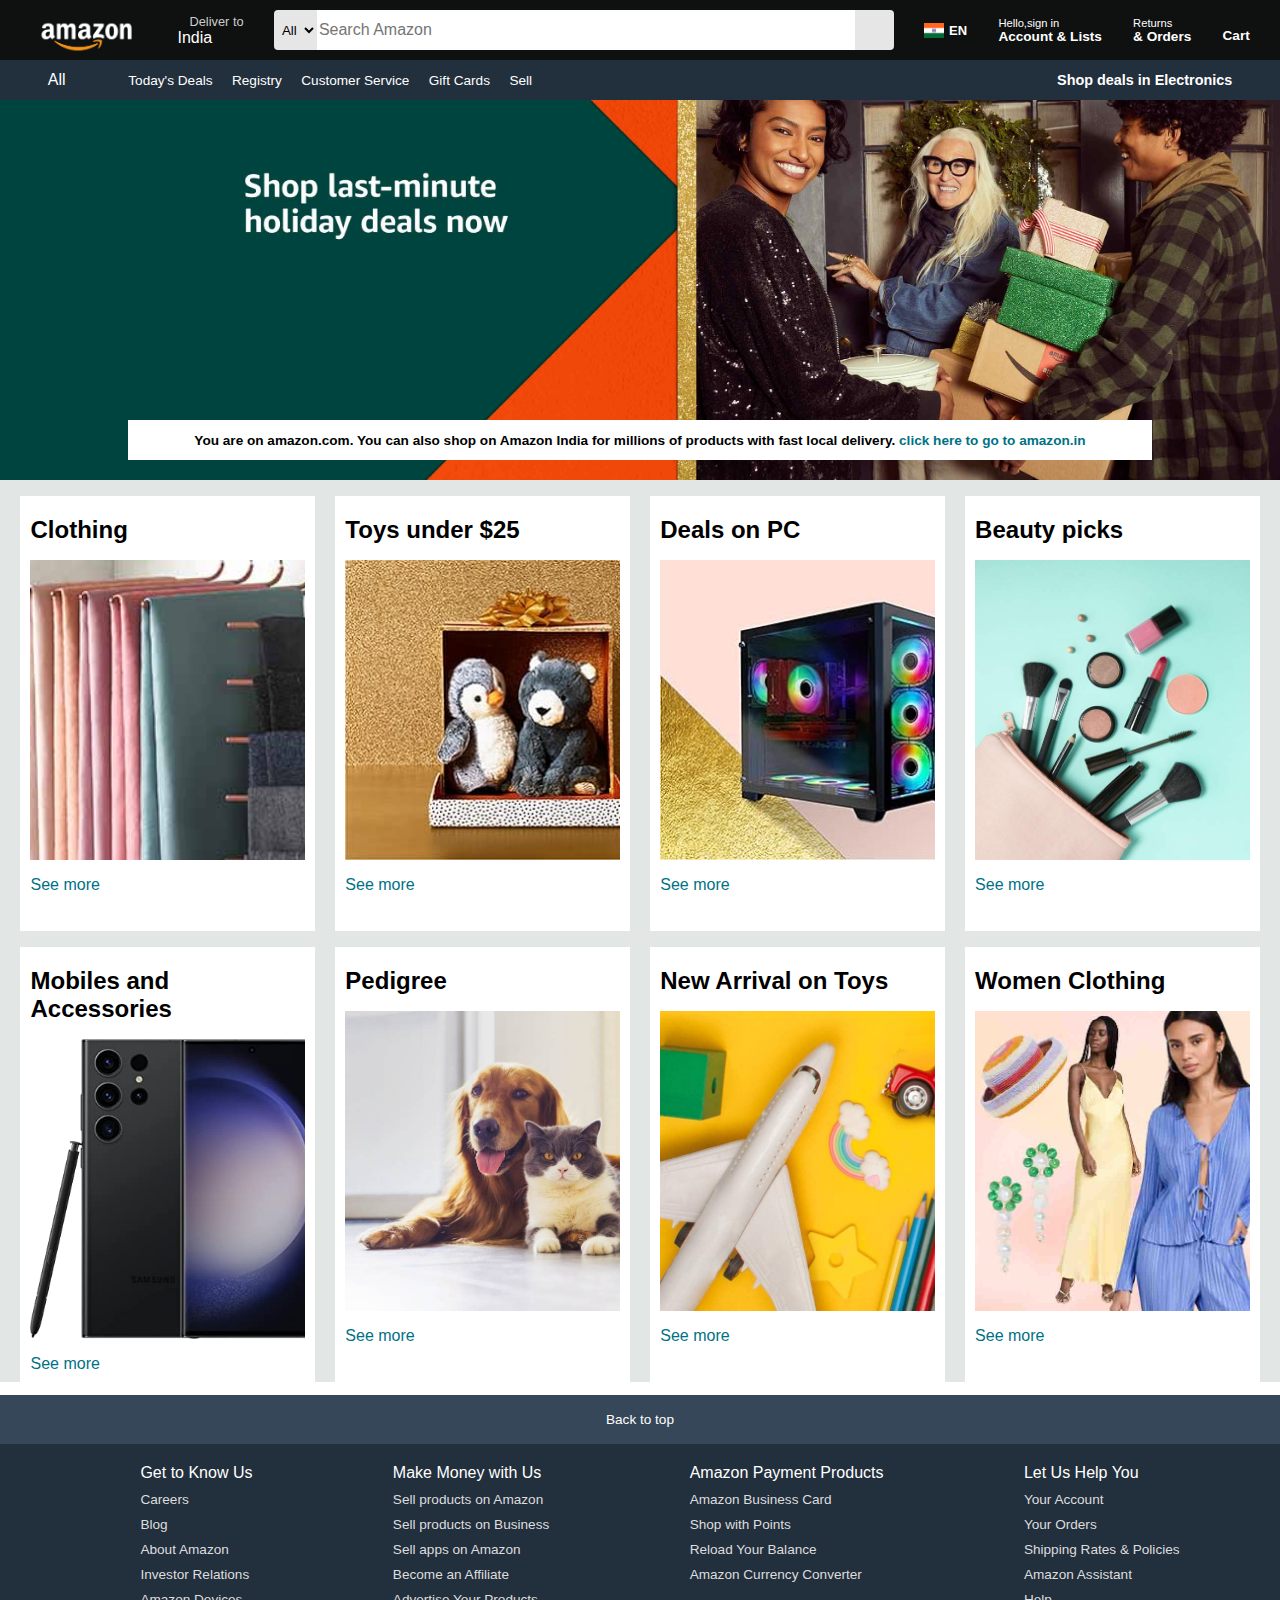
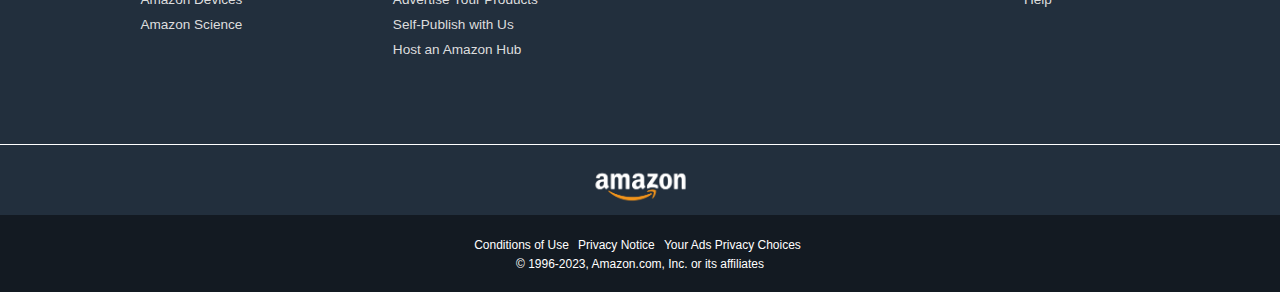
<file: index.html>
<!DOCTYPE html>
<html lang="en">
<head>
    <meta charset="UTF-8">
    <meta name="viewport" content="width=device-width, initial-scale=1.0">
    <title>Amazon</title>
    <link rel="icon" type="imagae/jpg" href="images/favicon.png">
    <link rel="stylesheet" href="https://cdnjs.cloudflare.com/ajax/libs/font-awesome/6.5.1/css/all.min.css" integrity="sha512-DTOQO9RWCH3ppGqcWaEA1BIZOC6xxalwEsw9c2QQeAIftl+Vegovlnee1c9QX4TctnWMn13TZye+giMm8e2LwA==" crossorigin="anonymous" referrerpolicy="no-referrer" />
    <link rel="stylesheet" href="style.css">
</head>
<body>
    <header>
        <div class="nav">
            <div class="nav-logo border">
                <div class="logo">
                </div>
            </div>

            <div class="address border">
                <p class="add-first">Deliver to</p>
                <div class="add-icon ">
                    <i class="fa-solid fa-location-dot"></i>
                    <p class="add-second">India</p>
                </div>
            </div>

            <div class="nav-search">
                <select class="search-select">
                    <option >All</option>
                </select>
                <input placeholder="Search Amazon"  class="search-box">
                <div class="search-icon">
                    <i class="fa-solid fa-magnifying-glass"></i>
                </div>
            </div>
            <div class="lang border">
                <a href="lang.html">
                <img src="images/india flag.png" alt="" width="20px" height="15px">
                <p>EN</p></a>
            </div>
            <div class="nav-signin border" >
                <a href="signin.html" style="color: white;">
                    <p class="nav-1">Hello,sign in</p>
                <p class="nav-2">Account & Lists</p>
                </a>
            </div>

            <div class="nav-return border">
                <p class="nav-1">Returns</p>
                <p class="nav-2">& Orders</p>
            </div>
            <div class="nav-cart-icon border">
                <i class="fa-solid fa-cart-shopping"></i>
                Cart
            </div>
        </div>
        <div class="panel">
            <div class="panel-all">
                <i class="fa-solid fa-bars"></i>
                All
            </div>
            <div class="panel-options">
            <p>Today's Deals</p>
            <p>Registry</p>
            <p>Customer Service</p>
            <p>Gift Cards</p>
            <p>Sell</p>
            </div>
            <div class="panel-deals">
                Shop deals in Electronics
            </div>    
        </div>
    </header>
    <div class="hero-section">
        <div class="hero-msg">
            <p>You are on amazon.com. You can also shop on Amazon India for millions of products with fast local delivery. <a href="https://www.amazon.in/">click here to go to amazon.in</a> </p>
        </div>
    </div>
    <div class="content">
        <div class="box1 box" >
            <div class="box-content">
                <h2>Clothing</h2>
            <div class="box-img" style="background-image: url(images/box1.jpg);"></div>
            <p>See more</p>
            </div>
        </div>
        <div class="box2 box"> 
            <div class="box-content">
                <h2>Toys under $25</h2>
                <div class="box-img" style="background-image: url(images/box2.jpg);"></div>
                <p>See more</p>
            </div>
        </div>
        <div class="box3 box">
            <div class="box-content">
                <h2>Deals on PC</h2>
                <div class="box-img" style="background-image: url(images/box3.jpg);"></div>
                <p>See more</p>
            </div>
        </div>
        <div class="box4 box">
            <div class="box-content">
                <h2>Beauty picks</h2>
                <div class="box-img" style="background-image: url(images/box4.jpg);"></div>
                <p>See more</p>
            </div>
        </div>
        <div class="box5 box" >
            <div class="box-content">
                <h2>Mobiles and Accessories</h2>
            <div class="box-img" style="background-image: url(images/box5.jpg);"></div>
            <p>See more</p>
            </div>
        </div>
        <div class="box6 box">
            <div class="box-content">
                <h2>Pedigree</h2>
                <div class="box-img" style="background-image: url(images/box6.jpg);"></div>
                <p>See more</p>
            </div>
        </div>
        <div class="box7 box">
            <div class="box-content">
                <h2>New Arrival on Toys</h2>
                <div class="box-img" style="background-image: url(images/box7.jpg);"></div>
                <p>See more</p>
            </div>
        </div>
        <div class="box8 box">
            <div class="box-content">
                <h2>Women Clothing</h2>
                <div class="box-img" style="background-image: url(images/box8.jpg);"></div>
                <p>See more</p>
            </div>
        </div>
    </div>
    <footer>
        <div class="foot-panel1">
            Back to top
        </div>
        <div class="foot-panel2">
            <ul>
                <p>Get to Know Us</p>
                <a>Careers</a>
                <a>Blog</a>
                <a>About Amazon</a>
                <a>Investor Relations</a>
                <a>Amazon Devices</a>
                <a>Amazon Science</a>
            </ul>
            <ul>
                <p>Make Money with Us</p>
                <a>Sell products on Amazon</a>
                <a>Sell products on Business</a>
                <a>Sell apps on Amazon</a>
                <a>Become an Affiliate</a>
                <a>Advertise Your Products</a>
                <a>Self-Publish with Us</a>
                <a>Host an Amazon Hub</a>
            </ul>
            <ul>
                <p>Amazon Payment Products</p>
                <a>Amazon Business Card</a>
                <a>Shop with Points</a>
                <a>Reload Your Balance</a>
                <a>Amazon Currency Converter</a>
            </ul>
            <ul>
                <p>Let Us Help You</p>
                <a>Your Account</a>
                <a>Your Orders</a>
                <a>Shipping Rates & Policies</a>
                <a>Amazon Assistant</a>
                <a>Help</a>
            </ul>
        </div>  
        <div class="foot-panel3">
            <div class="nav-logo ">
                <div class="logo">
                </div>
            </div>
        </div>
        <div class="foot-panel4">
            <div class="conditions">
                <a href="">Conditions of Use</a>
                <a href="">Privacy Notice</a>
                <a href="">Your Ads Privacy Choices</a>
            </div>
            <div>
                <p>© 1996-2023, Amazon.com, Inc. or its affiliates</p>
            </div>    
        </div>
    </footer>
</body>
</html>
</file>
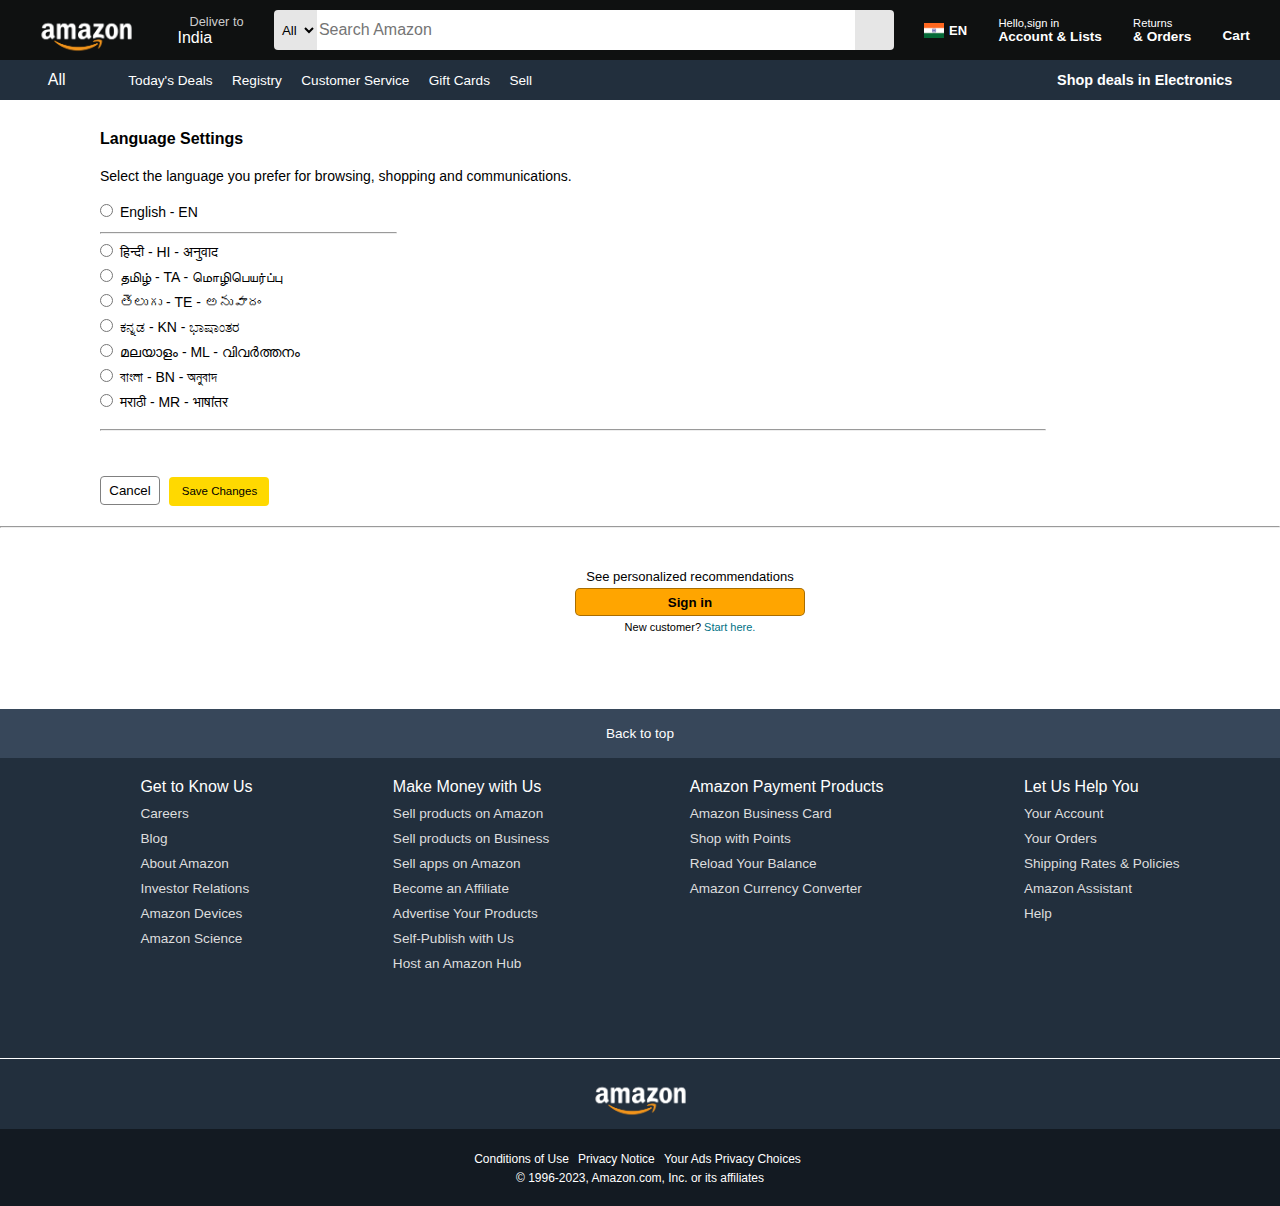
<file: lang.html>
<!DOCTYPE html>
<html lang="en">
<head>
    <meta charset="UTF-8">
    <meta name="viewport" content="width=device-width, initial-scale=1.0">
    <title>Change language settings</title>
    <link rel="stylesheet" href="https://cdnjs.cloudflare.com/ajax/libs/font-awesome/6.5.1/css/all.min.css" integrity="sha512-DTOQO9RWCH3ppGqcWaEA1BIZOC6xxalwEsw9c2QQeAIftl+Vegovlnee1c9QX4TctnWMn13TZye+giMm8e2LwA==" crossorigin="anonymous" referrerpolicy="no-referrer" />
    <link rel="stylesheet" href="style.css">
    <link rel="stylesheet" href="lang.css">
</head>
<body>
    <header>
        <div class="nav">
            <div class="nav-logo border">
                <div class="logo">
                </div>
            </div>

            <div class="address border">
                <p class="add-first">Deliver to</p>
                <div class="add-icon ">
                    <i class="fa-solid fa-location-dot"></i>
                    <p class="add-second">India</p>
                </div>
            </div>

            <div class="nav-search">
                <select class="search-select">
                    <option >All</option>
                </select>
                <input placeholder="Search Amazon"  class="search-box">
                <div class="search-icon">
                    <i class="fa-solid fa-magnifying-glass"></i>
                </div>
            </div>
            <div class="lang border">
                <a href="lang.html">
                <img src="images/india flag.png" alt="" width="20px" height="15px">
                <p>EN</p></a>
            </div>

            <div class="nav-signin border" >
                <a href="signin.html" style="color: white
                ;">
                    <p class="nav-1">Hello,sign in</p>
                <p class="nav-2">Account & Lists</p>
                </a>
            </div>

            <div class="nav-return border">
                <p class="nav-1">Returns</p>
                <p class="nav-2">& Orders</p>
            </div>
            <div class="nav-cart-icon border">
                <i class="fa-solid fa-cart-shopping"></i>
                Cart
            </div>
        </div>
        <div class="panel">
            <div class="panel-all">
                <i class="fa-solid fa-bars"></i>
                All
            </div>
            <div class="panel-options">
            <p>Today's Deals</p>
            <p>Registry</p>
            <p>Customer Service</p>
            <p>Gift Cards</p>
            <p>Sell</p>
            </div>
            <div class="panel-deals">
                Shop deals in Electronics
            </div>    
        </div>
    </header>
    <div class="change-lang">
        <div class="fu">
            <h3>Language Settings</h3>
        <p>Select the language you prefer for browsing, shopping and communications.</p>
        <div class="rb">
            <label ><input type="radio" name="lang">English - EN</label>
            <hr style="margin-top: 3px; margin-bottom: 10px; width: 25%;">
            <label ><input type="radio" name="lang">हिन्दी - HI - अनुवाद</label>
            <label ><input type="radio" name="lang">தமிழ் - TA - மொழிபெயர்ப்பு</label>
            <label ><input type="radio" name="lang">తెలుగు - TE - అనువాదం</label>
            <label ><input type="radio" name="lang">ಕನ್ನಡ - KN - ಭಾಷಾಂತರ</label>
            <label ><input type="radio" name="lang">മലയാളം - ML - വിവർത്തനം</label>
            <label ><input type="radio" name="lang">বাংলা - BN - অনুবাদ</label>
            <label ><input type="radio" name="lang">मराठी - MR - भाषांतर</label>
            <hr style="margin-top: 10px; margin-bottom: 45px; width: 80%;">
        </div>
        </div>
        <div class="but">
            <button style="background-color: white; border-radius: 4px; border: 1px solid grey; height: 29px; width: 60px; ">Cancel</button>
            <button style="background-color: rgb(255, 217, 0); border-radius: 4px; border: 1px none black; height: 29px; width: 100px; font-size: 11.5px;
            margin-left: 5px;">Save Changes</button>
            <hr style="margin-top: 20px; margin-bottom: 10px; margin-left: -100px; color: gray;">

        </div>
        <div class="sinpage">
            <p>See personalized recommendations</p>
            <button><a href="signin.html" style="color: black; text-decoration: none;">Sign in</a></button>
            <p id="p">New customer? <a href="#">Start here.</a></p>
        </div>
    </div>
    <footer>
        <div class="foot-panel1">
           <a href="#" style="color: white;"> Back to top</a>
        </div>
        <div class="foot-panel2">
            <ul>
                <p>Get to Know Us</p>
                <a>Careers</a>
                <a>Blog</a>
                <a>About Amazon</a>
                <a>Investor Relations</a>
                <a>Amazon Devices</a>
                <a>Amazon Science</a>
            </ul>
            <ul>
                <p>Make Money with Us</p>
                <a>Sell products on Amazon</a>
                <a>Sell products on Business</a>
                <a>Sell apps on Amazon</a>
                <a>Become an Affiliate</a>
                <a>Advertise Your Products</a>
                <a>Self-Publish with Us</a>
                <a>Host an Amazon Hub</a>
            </ul>
            <ul>
                <p>Amazon Payment Products</p>
                <a>Amazon Business Card</a>
                <a>Shop with Points</a>
                <a>Reload Your Balance</a>
                <a>Amazon Currency Converter</a>
            </ul>
            <ul>
                <p>Let Us Help You</p>
                <a>Your Account</a>
                <a>Your Orders</a>
                <a>Shipping Rates & Policies</a>
                <a>Amazon Assistant</a>
                <a>Help</a>
            </ul>
        </div>  
        <div class="foot-panel3">
            <div class="nav-logo ">
                <div class="logo">
                </div>
            </div>
        </div>
        <div class="foot-panel4">
            <div class="conditions">
                <a href="">Conditions of Use</a>
                <a href="">Privacy Notice</a>
                <a href="">Your Ads Privacy Choices</a>
            </div>
            <div>
                <p>© 1996-2023, Amazon.com, Inc. or its affiliates</p>
            </div>    
        </div>
    </footer>
</body>
</html>
</file>
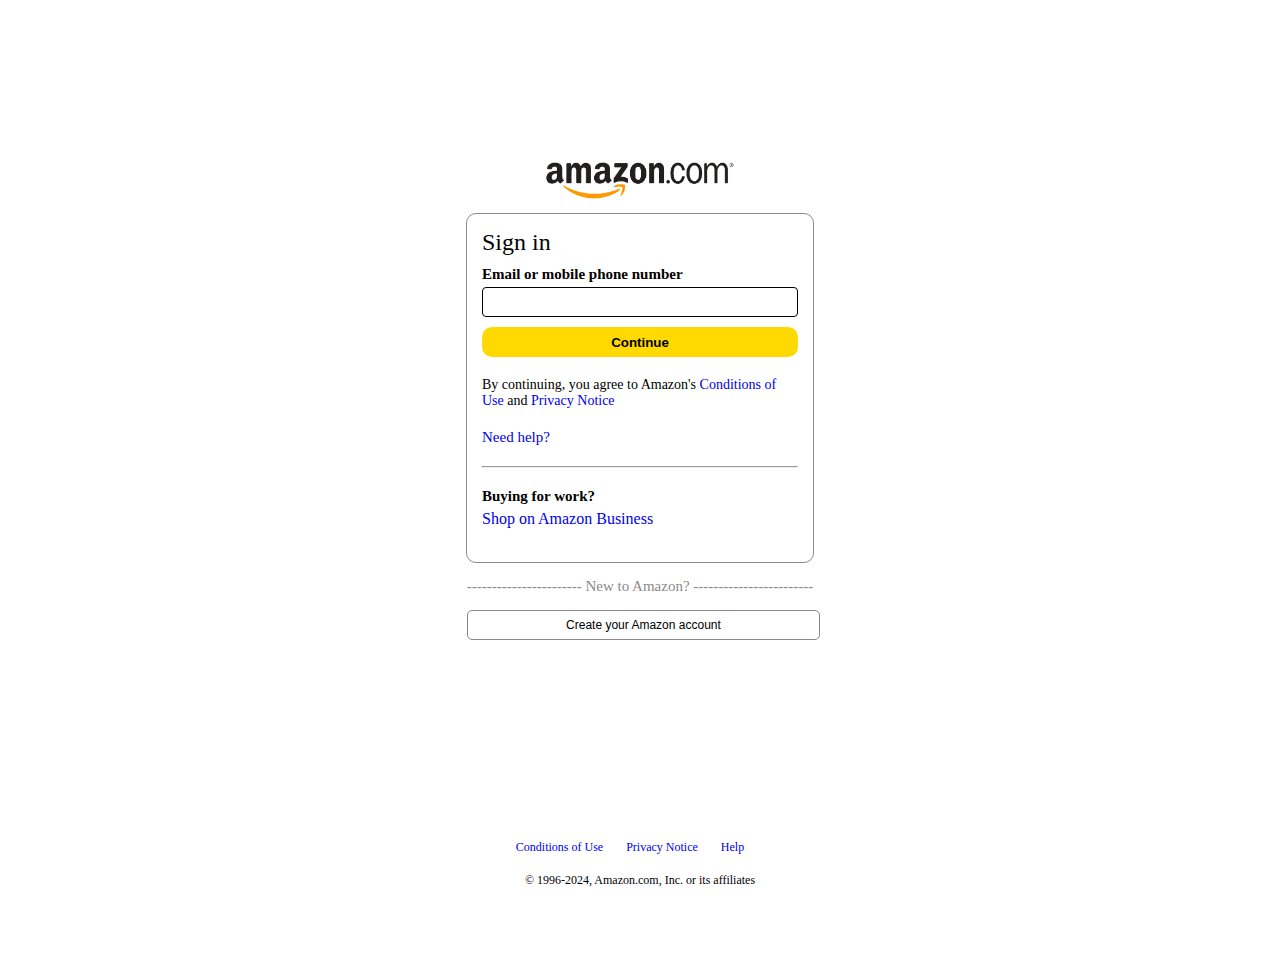
<file: signin.html>
<!DOCTYPE html>
<html lang="en">
<head>
    <meta charset="UTF-8">
    <meta name="viewport" content="width=device-width, initial-scale=1.0">
    <title>sign in page</title>
    <link rel="stylesheet" href="signin.css">
    <link rel="stylesheet" href="https://cdnjs.cloudflare.com/ajax/libs/font-awesome/6.5.1/css/all.min.css">
</head>
<body>
    <div class="hello">
    <div class="logo">
       <!-- <img src="logo icon.webp" alt="" width="400px" height="500px"> -->
       <!-- <img src="amazon.png" alt=""> -->
    </div>
    <div class="form">
        <h2>Sign in</h2>
        <form action="#">
        <p class="hi">Email or  mobile phone number</p>
        <input type="text" required><br>
        <button >Continue</button>
        <p id="hi">By continuing, you agree to Amazon's <a href="#">Conditions of Use</a> and <a href="#">Privacy Notice</a></p>    
        <div class="help">
            <!-- <i class="fa-solid fa-play" ></i> -->
            <a href="#">Need help?</a>
        </div>
        <hr>
        <div class="next">
            <p class="hi" >Buying for work?</p>
            <a href="#">Shop on Amazon Business</a>
        </div>
        </form>
        
    </div>
    
    <div class="register">
        <p>----------------------- New to Amazon? ------------------------</p>
        <button id="but">Create your Amazon account</button>
    </div>
    </div>
    <footer>
        <div class="conditions">
            <div class="links">
                <a href="#">Conditions of Use</a>
            <a href="#">Privacy Notice</a>
            <a href="#">Help</a>
            </div>
            <p>© 1996-2024, Amazon.com, Inc. or its affiliates</p>
        </div>
    </footer>
</body>
</html>
</file>
<file: style.css>
*{
    margin: 0;
    border: border-box;
    font-family: Arial, Helvetica, sans-serif;
}
.nav{
    height: 60px;
    background-color: #0F1111;
    color: white;
    display: flex;
    align-items: center;
    justify-content: space-evenly;
}
.nav-logo{
    height: 50px;
    width: 113px;
}
.logo{
    height: 50px;
    width: 113px;
    background-image: url(images/amazon_logo.png);
    background-size: cover;

}
.border{
    border: 1.5px solid transparent;
}
.border:hover{
    border: 1.5px solid white ;
}
.add-icon{
    display: flex;
    align-items: center;
}
.add-first{
    color: #cccccc;
    font-size: 0.8rem;
    margin-left: 15px;
}
.add-second{
    font-size: 1rem;
    margin-left: 3px;
}
.nav-search{
    width: 620px;
    height: 40px;
    display: flex;
    justify-content: space-evenly;
    /* background-color: pink; */
    border-radius: 4px;
}
.nav-search:hover{
    border: 2px solid orange;
}
.search-select{
    width: 50px;
    height: 40px;
    text-align: center;
    background-color: #E6E6E6;
    border-top-left-radius: 4px;
    border-bottom-left-radius: 4px;
    border: none;

}
.search-box{
    width: 100%;
    border: none;
    font-size: 1rem;
}
.search-icon{
    width: 45px;
    background-color: #E6E6E6;
    color: #0F1111;
    align-items: center;
    font-size: 1.2rem;
    display: flex;
    justify-content: center;
    border-top-right-radius: 4px;
    border-bottom-right-radius: 4px;
}
.nav-1{
    font-size: 0.7rem;
}
.nav-2{
    font-size: 0.85rem;
    font-weight: 700;
}
.nav-cart-icon{
    font-size: 0.85rem;
    font-weight: 700;

}
.nav-cart-icon i{
    font-size: 30px;
}
.panel{
    display: flex;
    background-color: #222f3d;
    color: white;
    height: 40px;
    align-items: center;
    justify-content: space-evenly;
}
.panel-options p{
    display: inline;
    font-size: 0.85rem;
    margin-left: 15px;
}
.panel-options{
    width: 70%;

}
.panel-deals{
    font-size: 0.9rem;
    font-weight: 700;
}
.hero-section{
    background-image: url(images/hero\ img.jpg);
    background-size: cover;
    width: 100%;
    height: 380px;
    display: flex;
    justify-content: center;
    align-items: flex-end;


}
.hero-msg{
    background-color: white;
    color: black;
    width: 80%;
    height: 40px;
    display: flex;
    align-items: center;
    justify-content: center;
    margin-bottom: 20px;
    font-size: 0.85rem;
    font-weight: 600;
}
a{
    color: #007185;
    text-decoration: none;
}
.content{
    display: flex;
    flex-wrap: wrap;
    justify-content: space-evenly;
    background-color: #e2e7e6;

}
.box{
    //border: 2px solid black;
    height: 400px;
    width: 23%;
    background-color: white;
    margin-top: 1rem;
    padding: 20px 0px 15px;
}
.box-img{
    height: 300px;    
    background-size: cover;
    //background-position: 0px 20px;
    margin-top: 1rem;
    margin-bottom: 1rem;
}
.box-content{
    margin-left: 10px;
    margin-right: 10px;
}
.box-content p{
    color: #007185;
}
footer{
    margin-top: 0.8rem;
}
.foot-panel1{
    height: 49px;
    background-color: #37475a;
    color: white;
    display: flex;
    justify-content: center;
    align-items: center;
    //margin-top: 1rem;
    font-size: 0.85rem;
}
.foot-panel2{
    height: 300px;
    display: flex;
    background-color: #222f3d;
    color: white;
    justify-content: space-evenly;
    //margin-top: 15px;



}
ul{
    margin-top: 20px;
}
ul a{
    display: block;
    margin-top: 10px;
    font-size: 0.85rem;
    color: #DDDDDD;


}
.foot-panel3{
    height: 70px;
    display: flex;
    background-color: #222f3d;
    color: white;
    justify-content: space-evenly;
    border-top: 0.5px solid white;
    align-items: center;
}
.foot-panel4{
    background-color: #131a22;
    height: 77px;
    color: white;
    text-align: center;
}
.conditions{
    //margin-right: 15px;
    padding-top: 20px;
    color: white;
    font-size: 15px;

}
.conditions a{
    margin-right: 5px;
    color: white;
    font-size: 12px;
}
.foot-panel4 p{
    font-size: 12px;
    margin-top: 5px;
}
.lang{
    display: flex;
    flex-direction: row;
    height: 20px;
    align-items: center;
}
.lang a{
    display: flex;
    flex-direction: row;
    color: white;
    /* margin-left: 5px; */
    font-weight: bold;
    font-size: small;
}
.lang p{
    margin-left: 5px;
}
/extra large/
@media (max-width: 1200) {
    .box {
        width: 23%;
    }
}

/* large */
@media (max-width: 992px) {
    body {
        font-size: 100%;
    }

    .box {
        width: 23%;
    }
}

/* medium */
@media (max-width: 768px) {
    body {
        font-size: 18px;
    }

    .box {
        width: 30%;
        height: 350px;
    }

    .box-img {
        width: 90%;
        height: 200px;
    }

    .foot-panel2 {
        font-size: 1%;
        height: 350px;
    }
}

/* small */
@media (max-width: 576px) {
    body {
        font-size: 10px;
    }

    .box {
        width: 30%;
        height: 200px;
    }

    .box-img {
        width: 90%;
        height: 100px
    }

    .foot-panel2 {
        font-size: 1%;
        height: 400px;
        overflow: hidden;
    }
}
</file>
<file: lang.css>
.rb{
    display: flex;
    flex-direction: column;
    /* justify-content: start;
    align-items: start; */
    /* width: 485px;
    height: 21px; */
}
.rb input{
    margin-right: 7px;
    /* width: 485px; */
    /* height: 18px; */
    /* justify-content: start; */
    /* margin-bottom: 5px; */
}
.rb label{
    height: 18px;
    margin-bottom: 7px;
    font-size: 14px;
}
.change-lang{
    margin-top: 30px;
    margin-left: 100px;
    height: 566px;
}
h3{
    font-weight: medium;
    font-size: medium;
    margin-bottom: 20px;
}
.change-lang p{
    font-size: 14px;
    margin-bottom: 20px;
} 
.sinpage{
    display: flex;
    justify-content: center;
    align-items: center;
    flex-direction: column;
    height: 126px;
    width: 100%;
}
.sinpage p{
    font-size: 13px;
    margin-bottom: -1px;
}
.sinpage button
{
    width: 230px;
    height: 28px;
    background-color: orange;
    border: 0.2px solid rgba(0, 0, 0, 0.336);
    border-radius: 5px;
    margin-top: 5px;
    margin-bottom: 5px;
    font-weight: bold;
}
#p{
    font-size: 11px;
}
</file>
<file: signin.css>
*{
    margin: 0;
    box-sizing: border-box;
    /* font-family: Arial, Helvetica, sans-serif; */
    /* overflow: hidden; */
}
.hello{
    display: flex;
    justify-content: center;
    align-items: center;
    flex-direction: column;
    height: 100vh;
    margin-top: -56px;
    
}
.form{
    width: 348px;
    height: 350px;
    padding: 15px;
    border-radius: 10px;
    border: 0.1px solid rgb(141, 137, 137);
   

}
h2{
    font-weight: 520;
    margin-bottom: 10px;
}
.hi{
    font-weight: bold;
    font-size: 15px;

}
input{
    width: 100%;
    height: 30px;
    margin-top: 4px;
    margin-bottom: 10px;
    border: 1px solid black;
    border-radius: 4px;
}
.form button{
    width: 100%;
    height: 30px;
    border: 1px none black;
    border-radius: 10px;
    font-weight: 600;
    background-color: rgb(255, 217, 0);
    margin-bottom: 20px;
}
#hi{
    font-size: 14px;
    font-weight: lighter;
}
a{
    text-decoration: none;
}
.help{
    margin-top: 20px;
    margin-bottom: 20px;
    font-size: 15px;
}
.next{
    margin-top: 20px;
}
.next p{
    margin-bottom: 5px;
}
.logo{
    height: 65px;
    width: 190px;
    background-image: url(images/hi.png);
    background-size: cover;
    background-position: center;
}
#but{
    background-color: white;
    border: 1px solid rgb(141, 137, 137);
    width: 102%;
    border-radius: 5px;
    height: 30px;
    font-size: 12px;
}
.register p{
    color: rgb(141, 137, 137);
    font-size: 15px;
    margin-top: 15px;
    margin-bottom: 15px;
}
.conditions{
    width: 100%;
    height: 65px;
    background-color: linear-gradient(to right,#fff,rgba(255,255,255,0),#fff);
    display: flex;
    justify-content: center;
    flex-direction: column;
    align-items: center;
    font-size: 12px;
}
.conditions a{
    margin-right: 20px;

}
.conditions p{
    margin-top: 18px;
    margin-bottom: 25px;
}
</file>
